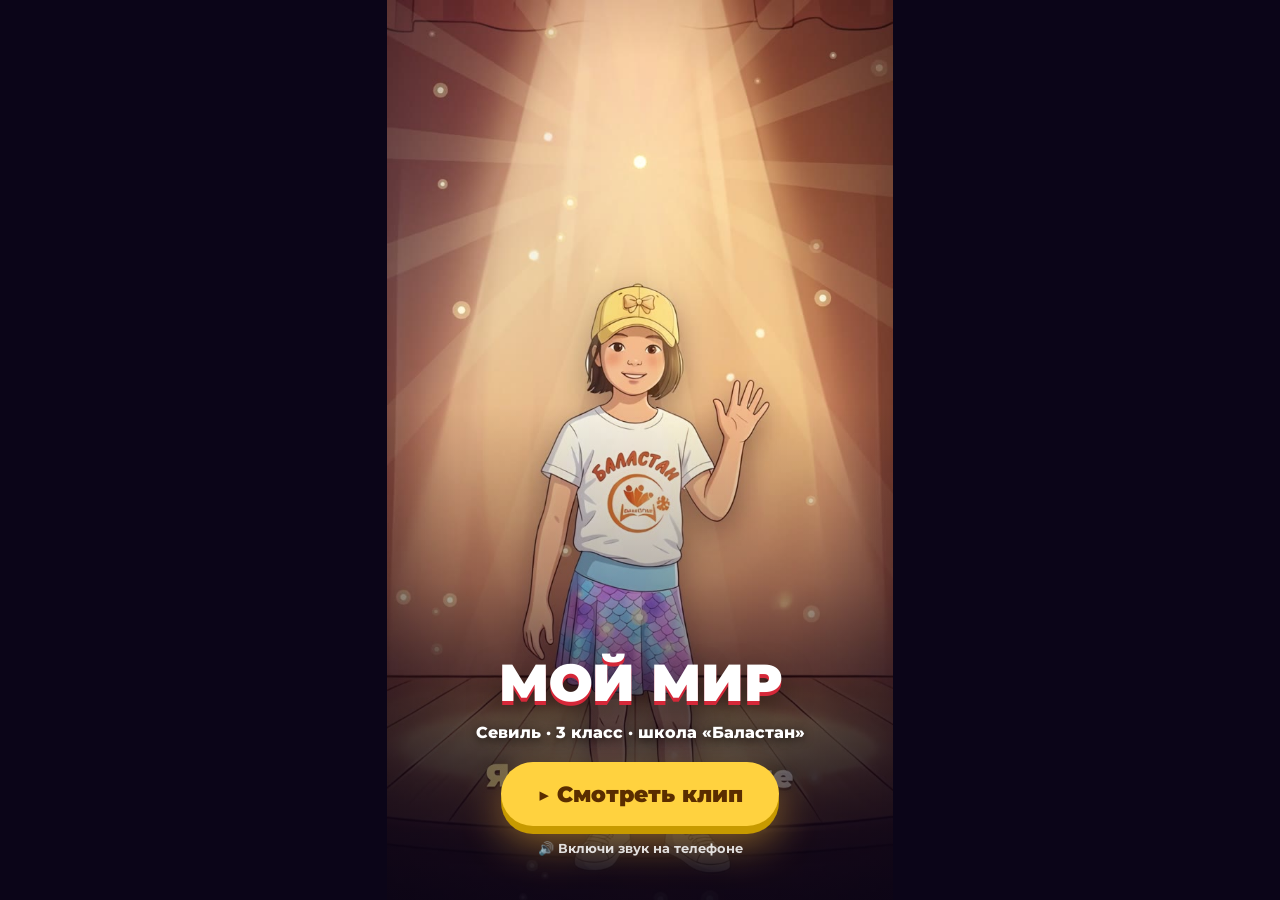
<file: index.html>
<!DOCTYPE html>
<html lang="ru">
<head>
<meta charset="utf-8">
<meta name="viewport" content="width=device-width, initial-scale=1, viewport-fit=cover">
<meta name="theme-color" content="#0b0518">
<title>Мой мир — клип Севиль</title>
<meta property="og:title" content="Мой мир — клип Севиль">
<meta property="og:description" content="Песня и мультклип Севиль, 3 класс, школа «Баластан»">
<meta property="og:image" content="video/poster.jpg">
<link rel="preconnect" href="https://fonts.googleapis.com">
<link rel="preconnect" href="https://fonts.gstatic.com" crossorigin>
<link href="https://fonts.googleapis.com/css2?family=Montserrat:wght@800;900&display=swap&subset=cyrillic" rel="stylesheet">
<style>
  :root { --safe-b: env(safe-area-inset-bottom, 0px); }
  * { margin: 0; padding: 0; box-sizing: border-box; -webkit-tap-highlight-color: transparent; }
  html, body { height: 100%; background: #0b0518; overflow: hidden; font-family: Montserrat, system-ui, sans-serif; color: #fff; }
  body { display: flex; align-items: center; justify-content: center; }
  .player { position: relative; height: 100dvh; width: min(100vw, calc(100dvh * .5625)); background: #000; overflow: hidden; }
  video { display: block; width: 100%; height: 100%; object-fit: cover; background: #000; }
  .cover { position: absolute; inset: 0; display: flex; flex-direction: column; align-items: center; justify-content: flex-end; gap: 14px; padding: 0 24px calc(var(--safe-b) + 44px); background: linear-gradient(to top, rgba(8, 3, 20, .78), rgba(8, 3, 20, 0) 55%); transition: opacity .5s, visibility .5s; }
  .cover.hide { opacity: 0; visibility: hidden; pointer-events: none; }
  h1 { font-weight: 900; font-size: clamp(34px, 11vw, 52px); line-height: 1; text-align: center; text-shadow: 0 4px 0 #d62839, 0 12px 30px rgba(0, 0, 0, .5); }
  p { font-weight: 800; font-size: 16px; text-align: center; text-shadow: 0 2px 10px rgba(0, 0, 0, .7); }
  .play { margin-top: 6px; min-height: 64px; padding: 0 36px; border: 0; border-radius: 99px; font: 900 22px Montserrat, sans-serif; color: #5a2d00; background: #ffd23f; box-shadow: 0 8px 0 #c79a00, 0 18px 40px rgba(255, 190, 60, .45); cursor: pointer; animation: pulse 1.8s ease-in-out infinite; }
  .play:active { transform: translateY(6px); box-shadow: 0 2px 0 #c79a00; }
  @keyframes pulse { 50% { transform: scale(1.05); } }
  small { font-weight: 700; font-size: 13px; opacity: .85; }
  .end { position: absolute; inset: 0; display: none; flex-direction: column; align-items: center; justify-content: center; gap: 14px; background: rgba(8, 3, 20, .72); }
  .end.show { display: flex; }
  .end a, .end button { min-height: 52px; padding: 0 28px; border-radius: 99px; border: 0; font: 900 18px Montserrat, sans-serif; text-decoration: none; display: inline-flex; align-items: center; cursor: pointer; }
  .end button { color: #5a2d00; background: #ffd23f; }
  .end a { color: #fff; background: rgba(255, 255, 255, .18); }
</style>
</head>
<body>
<main class="player">
  <video id="v" playsinline preload="metadata" poster="video/poster.jpg">
    <source src="video/sevil-clip.mp4" type="video/mp4">
  </video>
  <div class="cover" id="cover">
    <h1>МОЙ МИР</h1>
    <p>Севиль · 3 класс · школа «Баластан»</p>
    <button class="play" id="play">▶ Смотреть клип</button>
    <small>🔊 Включи звук на телефоне</small>
  </div>
  <div class="end" id="end">
    <button id="again">↺ Смотреть ещё раз</button>
    <a href="world.html">Открыть интерактивный мир</a>
  </div>
</main>
<script>
  const v = document.getElementById("v"), cover = document.getElementById("cover"), end = document.getElementById("end");
  document.getElementById("play").addEventListener("click", () => { cover.classList.add("hide"); v.controls = false; v.play().catch(() => { v.controls = true; }); });
  v.addEventListener("ended", () => end.classList.add("show"));
  document.getElementById("again").addEventListener("click", () => { end.classList.remove("show"); v.currentTime = 0; v.play(); });
  v.addEventListener("click", () => { if (!v.paused) v.pause(); else v.play(); });
</script>
</body>
</html>
</file>
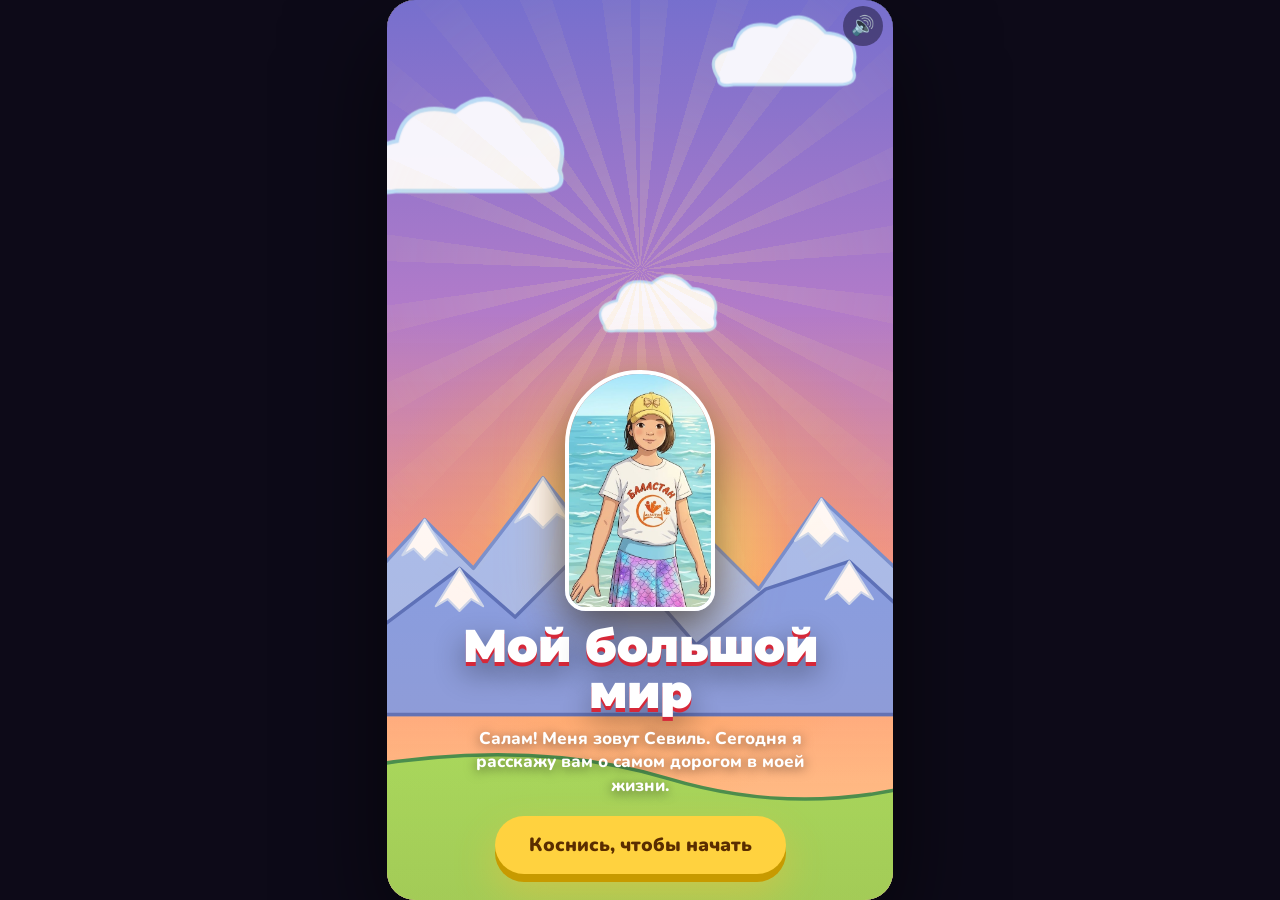
<file: world.html>
<!DOCTYPE html>
<html lang="ru">
<head>
<meta charset="utf-8">
<meta name="viewport" content="width=device-width, initial-scale=1, viewport-fit=cover">
<meta name="theme-color" content="#14524f">
<title>Мой большой мир — Севиль</title>
<link rel="preconnect" href="https://fonts.googleapis.com">
<link rel="preconnect" href="https://fonts.gstatic.com" crossorigin>
<link href="https://fonts.googleapis.com/css2?family=Montserrat:wght@800;900&family=Nunito:wght@700;800&display=swap&subset=cyrillic" rel="stylesheet">
<link rel="stylesheet" href="style.css?v=63">
</head>
<body>
<svg id="defs" width="0" height="0" style="position:absolute" aria-hidden="true"></svg>

<div id="stage">
  <!-- Главная: один экран, как диорама (школа · семья · Родина) -->
  <section id="hub" aria-label="Мой большой мир">
    <div id="hubLayers"></div>
    <div id="spots"></div>
    <div class="hubHint" id="hubHint">Нажми на древо, школу или Родину</div>
  </section>

  <!-- Рассказ -->
  <section id="story" aria-label="Рассказ">
    <div id="scenes"></div>
    <canvas id="fx" aria-hidden="true"></canvas>
    <div class="vig"></div>
    <div class="topui" id="topui">
      <div id="segs" aria-hidden="true"></div>
    </div>
    <div class="caption" id="cap" aria-live="polite">
      <img class="mini" src="img/sevil-face.jpg" alt="Севиль" width="64" height="64">
      <div class="ctext"><span class="area" id="area"></span><h2 id="line"></h2></div>
    </div>
    <div class="zones" id="zones" aria-hidden="true"></div>
    <div class="hint" id="hint">Нажми справа — дальше · Удерживай — пауза</div>
  </section>

  <button class="iconbtn" id="home" aria-label="В книгу">📖</button>
  <button class="iconbtn" id="mute" aria-label="Выключить звук">🔊</button>

  <!-- Финал -->
  <section class="finale" id="finale">
    <div class="introLayers" id="finaleLayers"></div>
    <div class="rays big"></div>
    <div class="fBody">
      <div class="meds" id="meds"></div>
      <h2 id="fText"></h2>
      <p class="credit" id="fCredit"></p>
      <button class="tapbtn small" id="again">Вернуться в книгу ↺</button>
    </div>
  </section>

  <!-- Заставка -->
  <section class="intro" id="intro">
    <div class="introLayers" id="introLayers"></div>
    <div class="rays big"></div>
    <div class="introBody">
      <img class="arch" src="img/sevil.jpg" alt="Севиль" width="150" height="240">
      <h1 id="iTitle"></h1>
      <p id="iHello"></p>
      <button class="tapbtn" id="enter"></button>
    </div>
  </section>
</div>

<script src="content.js?v=63"></script>
<script src="art.js?v=63"></script>
<script src="art2.js?v=63"></script>
<script src="chars.js?v=63"></script>
<script src="paper.js?v=63"></script>
<script src="app.js?v=63"></script>
</body>
</html>
</file>
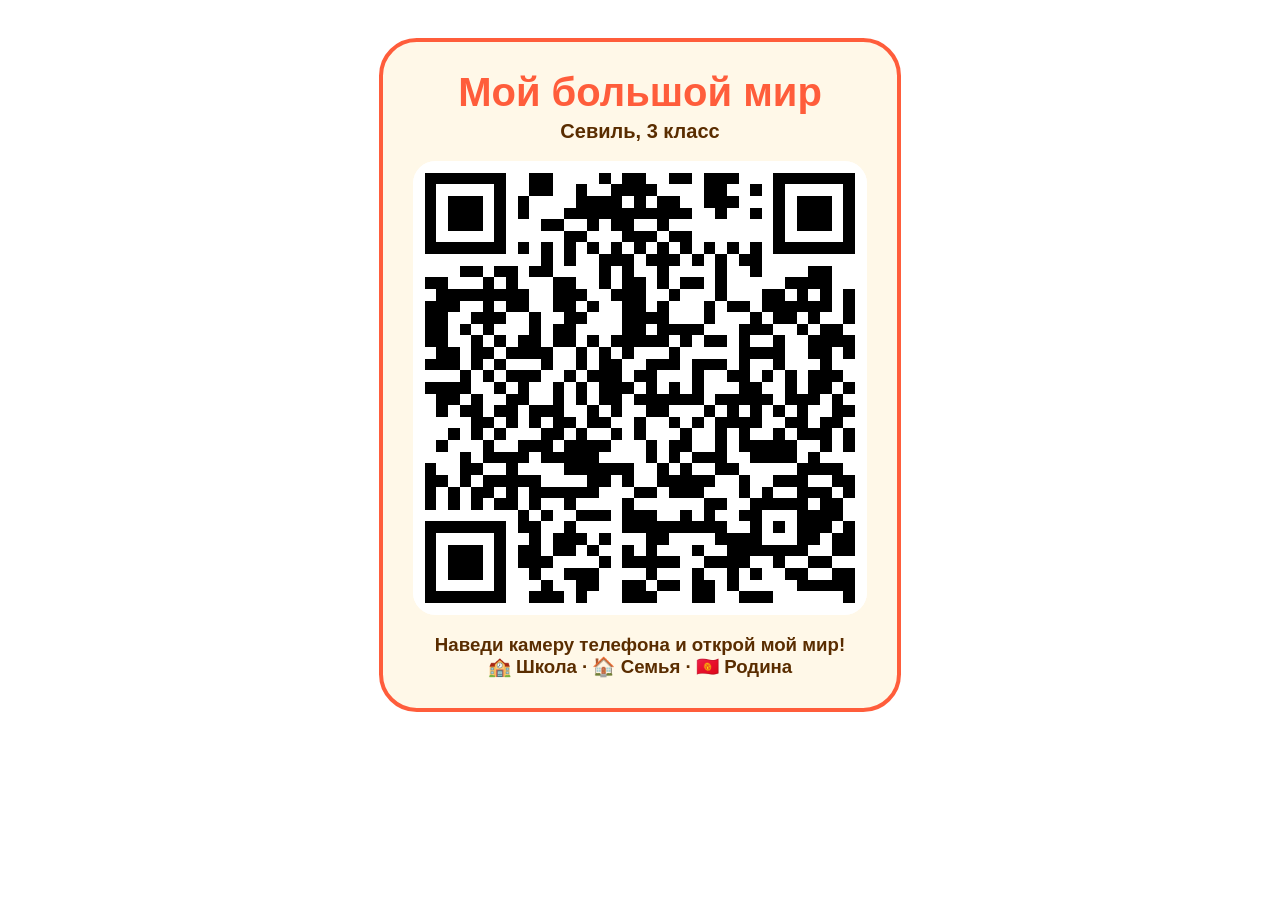
<file: qr/print.html>
<!DOCTYPE html><html lang="ru"><head><meta charset="utf-8"><title>QR для печати</title><style>
@page{size:A4;margin:12mm}body{font-family:"Trebuchet MS",sans-serif;margin:0;display:flex;justify-content:center}
.card{width:120mm;margin-top:10mm;border:4px solid #ff5d3b;border-radius:10mm;padding:8mm;text-align:center;background:#fff8e8}
h1{margin:0 0 2mm;color:#ff5d3b;font-size:30pt;line-height:1}h2{margin:0 0 5mm;color:#5a2d00;font-size:15pt}
.qr svg{width:100%;height:auto;display:block;background:#fff;border-radius:6mm}p{margin:5mm 0 0;font-size:14pt;font-weight:700;color:#5a2d00}
</style></head><body><div class="card"><h1>Мой большой мир</h1><h2>Севиль, 3 класс</h2><div class="qr"><svg xmlns="http://www.w3.org/2000/svg" viewBox="0 0 39 39" shape-rendering="crispEdges"><path fill="#ffffff" d="M0 0h39v39H0z"/><path stroke="#000000" d="M1 1.5h7m2 0h2m4 0h1m1 0h2m2 0h2m1 0h3m3 0h7M1 2.5h1m5 0h1m2 0h2m2 0h1m2 0h4m4 0h2m2 0h1m1 0h1m5 0h1M1 3.5h1m1 0h3m1 0h1m1 0h1m4 0h4m1 0h1m1 0h2m2 0h3m3 0h1m1 0h3m1 0h1M1 4.5h1m1 0h3m1 0h1m1 0h1m3 0h11m2 0h1m2 0h1m1 0h1m1 0h3m1 0h1M1 5.5h1m1 0h3m1 0h1m3 0h2m2 0h1m1 0h2m2 0h1m9 0h1m1 0h3m1 0h1M1 6.5h1m5 0h1m5 0h2m3 0h3m1 0h2m7 0h1m5 0h1M1 7.5h7m1 0h1m1 0h1m1 0h1m1 0h1m1 0h1m1 0h1m1 0h1m1 0h1m1 0h1m1 0h1m1 0h1m1 0h7M11 8.5h1m1 0h1m2 0h3m1 0h3m1 0h1m1 0h1m1 0h2M4 9.5h2m1 0h2m1 0h2m4 0h1m1 0h1m2 0h1m4 0h1m2 0h1m4 0h2M1 10.5h2m3 0h1m1 0h1m3 0h2m2 0h1m1 0h2m1 0h1m1 0h2m1 0h1m5 0h4M2 11.5h8m2 0h3m2 0h3m2 0h1m3 0h1m3 0h2m1 0h1m1 0h1m1 0h1M1 12.5h3m2 0h1m1 0h2m2 0h2m1 0h1m2 0h2m1 0h1m3 0h1m1 0h2m1 0h6m1 0h1M1 13.5h2m2 0h3m2 0h1m2 0h2m3 0h4m3 0h1m3 0h1m1 0h2m1 0h1m2 0h1M1 14.5h2m1 0h1m1 0h1m3 0h1m1 0h2m4 0h2m1 0h4m3 0h3m2 0h1m1 0h2M1 15.5h2m2 0h1m1 0h1m1 0h2m1 0h2m1 0h1m1 0h5m1 0h1m1 0h2m1 0h1m2 0h1m2 0h4M2 16.5h2m1 0h2m1 0h4m2 0h1m1 0h1m1 0h1m3 0h1m5 0h4m2 0h2m1 0h1M1 17.5h3m1 0h1m1 0h1m3 0h1m2 0h1m1 0h2m2 0h3m1 0h3m1 0h1m2 0h1m3 0h1M4 18.5h1m1 0h1m1 0h3m2 0h1m1 0h3m1 0h2m3 0h1m2 0h2m1 0h1m1 0h1m1 0h3M1 19.5h4m2 0h1m1 0h1m2 0h1m1 0h1m1 0h3m1 0h1m1 0h1m1 0h1m3 0h2m2 0h1m1 0h2m1 0h1M2 20.5h2m1 0h1m2 0h2m2 0h1m1 0h1m1 0h2m1 0h6m1 0h5m1 0h3m1 0h1M2 21.5h1m1 0h2m1 0h2m1 0h3m2 0h1m1 0h1m2 0h2m3 0h1m1 0h1m1 0h1m1 0h1m1 0h1m2 0h2M5 22.5h2m1 0h1m1 0h1m1 0h2m1 0h2m2 0h1m2 0h1m1 0h1m1 0h4m2 0h2m1 0h2M3 23.5h1m1 0h1m1 0h1m3 0h2m1 0h1m2 0h1m1 0h1m3 0h1m2 0h1m1 0h1m2 0h1m1 0h3m1 0h1M2 24.5h1m3 0h1m2 0h3m1 0h4m3 0h1m1 0h2m2 0h1m1 0h5m2 0h1m1 0h1M4 25.5h1m1 0h4m1 0h5m4 0h1m1 0h1m1 0h3m2 0h4m1 0h1M1 26.5h1m2 0h2m2 0h1m4 0h6m2 0h1m1 0h1m2 0h2m5 0h4M1 27.5h2m1 0h1m1 0h5m4 0h2m1 0h1m2 0h5m2 0h1m2 0h3m2 0h2M1 28.5h1m1 0h1m1 0h2m1 0h1m1 0h6m3 0h2m1 0h3m3 0h1m1 0h1m2 0h3m1 0h1M1 29.5h1m1 0h1m1 0h1m1 0h2m1 0h1m2 0h1m4 0h1m6 0h2m2 0h5m1 0h2M9 30.5h1m1 0h1m2 0h3m1 0h3m2 0h1m1 0h1m2 0h2m3 0h4M1 31.5h7m1 0h2m2 0h1m4 0h9m2 0h1m1 0h1m1 0h3m1 0h1M1 32.5h1m5 0h1m2 0h1m1 0h3m1 0h1m3 0h2m4 0h4m3 0h2m1 0h2M1 33.5h1m1 0h3m1 0h1m1 0h2m1 0h2m1 0h1m2 0h1m1 0h1m3 0h1m2 0h7m2 0h2M1 34.5h1m1 0h3m1 0h1m1 0h3m4 0h1m1 0h5m2 0h4m2 0h1m2 0h2M1 35.5h1m1 0h3m1 0h1m2 0h1m2 0h3m4 0h1m3 0h1m2 0h1m1 0h1m2 0h2m2 0h2M1 36.5h1m5 0h1m3 0h1m2 0h2m2 0h2m1 0h2m1 0h2m1 0h1m5 0h5M1 37.5h7m2 0h3m1 0h1m3 0h3m3 0h2m2 0h3m6 0h1"/></svg>
</div><p>Наведи камеру телефона и открой мой мир!<br>🏫 Школа · 🏠 Семья · 🇰🇬 Родина</p></div></body></html>
</file>
<file: style.css>
/* ===== Основа: вертикальная «сцена» как в сторис ===== */
:root { --safe-t: env(safe-area-inset-top, 0px); --safe-b: env(safe-area-inset-bottom, 0px); --head: "Montserrat", "Nunito", system-ui, sans-serif; --font: "Nunito", system-ui, sans-serif; --gold: #ffd23f; --coral: #ff5d3b; }
* { margin: 0; padding: 0; box-sizing: border-box; -webkit-tap-highlight-color: transparent; user-select: none; -webkit-user-select: none; -webkit-touch-callout: none; }
html, body { height: 100%; overflow: hidden; background: #0d0a18; font-family: var(--font); color: #fff; }
body { display: flex; justify-content: center; }
button { font: inherit; color: inherit; border: 0; background: none; cursor: pointer; }
#stage { position: relative; width: min(100vw, calc(100dvh * .5625)); height: 100dvh; overflow: hidden; background: #1b1230; touch-action: manipulation; contain: layout paint; }
@media (min-width: 700px) { #stage { height: min(100dvh, 900px); margin: auto; border-radius: 28px; box-shadow: 0 40px 100px rgba(0, 0, 0, .6); } }

/* ===== Сцены ===== */
#scenes, .scene, .introLayers { position: absolute; inset: 0; }
.scene { opacity: 0; visibility: hidden; transition: opacity .9s ease, visibility 0s .9s; }
.scene.on { opacity: 1; visibility: visible; transition: opacity .9s ease; }
.camera { position: absolute; inset: 0; transform-origin: 50% 70%; }
.scene.on .camera.push { animation: push var(--dur, 7s) ease-out both; }
@keyframes push { from { transform: scale(1); } to { transform: scale(1.09); } }

.par { position: absolute; inset: -5%; transform: translate3d(calc(var(--px, 0) * var(--d, .3) * 1px), calc(var(--py, 0) * var(--d, .3) * 1px), 0); transition: transform .35s ease-out; will-change: transform; }
.lay { position: absolute; inset: 0; }
.lay svg { display: block; width: 100%; height: 100%; }
.lay.clouds { animation: cloudDrift 40s linear infinite alternate; }
@keyframes cloudDrift { from { transform: translate3d(-5%, 0, 0); } to { transform: translate3d(5%, 0, 0); } }
.lay.bus { animation: busIn 2.6s cubic-bezier(.2, .8, .3, 1) both; }
@keyframes busIn { from { transform: translate3d(-120%, 0, 0); } to { transform: none; } }
.photoWrap { position: absolute; inset: 0; overflow: hidden; }
.photo { position: absolute; left: 0; top: 0; height: 100%; width: auto; max-width: none; transform-origin: var(--o, 50% 50%); transform: translate3d(calc(var(--x0) * 1%), 0, 0) scale(var(--s0)); }
.scene.on .photo { animation: kb var(--dur, 7s) cubic-bezier(.3, 0, .4, 1) both; }
@keyframes kb { to { transform: translate3d(calc(var(--x1) * 1%), 0, 0) scale(var(--s1)); } }

/* свет */
.glow { position: absolute; left: 50%; top: 52%; width: 130%; aspect-ratio: 1; margin: -65% 0 0 -65%; border-radius: 50%; background: radial-gradient(circle, rgba(255, 220, 140, .5), rgba(255, 170, 90, .18) 40%, transparent 68%); opacity: .0; animation: breathe 4s ease-in-out infinite; pointer-events: none; }
.scene.warm .glow { opacity: .8; }
@keyframes breathe { 50% { transform: scale(1.12); opacity: .55; } }
.rays { position: absolute; left: 50%; top: 20%; width: 170%; aspect-ratio: 1; margin: -85% 0 0 -85%; background: repeating-conic-gradient(from 0deg, rgba(255, 232, 160, .20) 0 6deg, transparent 6deg 16deg); border-radius: 50%; -webkit-mask: radial-gradient(circle, #000 5%, transparent 62%); mask: radial-gradient(circle, #000 5%, transparent 62%); animation: spin 90s linear infinite; pointer-events: none; opacity: .75; }
.rays.big { top: 30%; opacity: .9; }
@keyframes spin { to { transform: rotate(360deg); } }
.sweep { position: absolute; inset: -20% 0; background: linear-gradient(105deg, transparent 38%, rgba(255, 244, 200, .22) 50%, transparent 62%); animation: sweep 7s ease-in-out infinite alternate; pointer-events: none; }
@keyframes sweep { from { transform: translate3d(-40%, 0, 0); } to { transform: translate3d(40%, 0, 0); } }
.vig { position: absolute; inset: 0; pointer-events: none; background: radial-gradient(ellipse at 50% 42%, transparent 48%, rgba(10, 6, 24, .5)); }
#fx { position: absolute; inset: 0; width: 100%; height: 100%; pointer-events: none; }

/* герои SVG */
.bob { animation: bob 2.6s ease-in-out infinite; }
@keyframes bob { 50% { transform: translateY(-5px); } }
.nod { animation: nod .9s ease-in-out 1 both; }
@keyframes nod { 0%, 100% { transform: translateY(0); } 40% { transform: translateY(-16px) scale(1.06); } }
.flagw { transform-box: fill-box; transform-origin: 0 50%; animation: flagw 1.6s ease-in-out infinite; }
@keyframes flagw { 50% { transform: skewY(3deg) scaleX(.96); } }
.wheel { animation: wheel .6s linear infinite; }
@keyframes wheel { to { transform: rotate(360deg); } }
.busgo { animation: busBob .5s ease-in-out infinite; }
@keyframes busBob { 50% { transform: translateY(-2px); } }

/* подписи над родными и летающие буквы */
.chip { position: absolute; transform: translate(-50%, -100%) scale(.6); padding: 6px 14px; border-radius: 99px; background: #fff; color: #1e2433; font-family: var(--head); font-weight: 800; font-size: 15px; box-shadow: 0 8px 20px rgba(0, 0, 0, .35); opacity: 0; white-space: nowrap; animation: chipIn 1.05s ease both; animation-delay: var(--d); }
@keyframes chipIn { 0% { opacity: 0; transform: translate(-50%, -80%) scale(.6); } 18%, 78% { opacity: 1; transform: translate(-50%, -100%) scale(1); } 100% { opacity: 0; transform: translate(-50%, -120%) scale(.9); } }
.letter { position: absolute; bottom: 36%; font-family: var(--head); font-weight: 900; font-size: 34px; color: #fff; text-shadow: 0 4px 0 rgba(0, 0, 0, .25), 0 0 18px rgba(255, 255, 255, .6); opacity: 0; animation: letterUp 5s ease-out infinite; animation-delay: var(--d); }
@keyframes letterUp { 0% { opacity: 0; transform: translate3d(0, 40px, 0) rotate(-10deg) scale(.6); } 20% { opacity: 1; } 100% { opacity: 0; transform: translate3d(0, -260px, 0) rotate(12deg) scale(1.2); } }

/* ===== Интерфейс поверх сцены ===== */
.topui { position: absolute; left: 0; right: 0; top: 0; z-index: 20; display: flex; align-items: center; gap: 10px; padding: calc(var(--safe-t) + 10px) 12px 0; pointer-events: none; opacity: 0; transition: opacity .5s; }
.started .topui { opacity: 1; }
#segs { flex: 1; display: flex; gap: 4px; }
#segs i { flex: 1; height: 4px; border-radius: 4px; background: rgba(255, 255, 255, .35); overflow: hidden; }
#segs b { display: block; width: 100%; height: 100%; background: #fff; transform: scaleX(0); transform-origin: 0 50%; }
#segs i.done b { transform: scaleX(1); }
#segs i.cur b { animation: fill var(--dur, 7s) linear forwards; }
@keyframes fill { to { transform: scaleX(1); } }
.iconbtn { pointer-events: auto; width: 40px; height: 40px; flex: none; display: grid; place-items: center; border-radius: 50%; font-size: 19px; background: rgba(15, 10, 30, .45); }
.caption { position: absolute; left: 0; right: 0; bottom: 0; z-index: 15; display: flex; align-items: flex-end; gap: 12px; padding: 90px 16px calc(var(--safe-b) + 26px); background: linear-gradient(to top, rgba(14, 8, 30, .82), rgba(14, 8, 30, .5) 55%, transparent); pointer-events: none; opacity: 0; transition: opacity .5s; }
.started .caption { opacity: 1; }
.caption .mini { flex: none; width: 56px; height: 56px; border-radius: 50%; object-fit: cover; border: 3px solid #fff; box-shadow: 0 6px 16px rgba(0, 0, 0, .4); }
.ctext { flex: 1; min-width: 0; }
.area { display: inline-block; padding: 3px 10px; border-radius: 99px; background: rgba(255, 255, 255, .2); font-size: 13px; font-weight: 800; letter-spacing: .03em; }
.ctext h2 { margin-top: 6px; font-family: var(--head); font-weight: 900; font-size: clamp(24px, 7.2vw, 32px); line-height: 1.12; text-shadow: 0 3px 14px rgba(0, 0, 0, .6); }
.w { display: inline-block; opacity: 0; transform: translateY(14px); filter: blur(6px); animation: wordIn .7s cubic-bezier(.2, .8, .3, 1) forwards; }
@keyframes wordIn { to { opacity: 1; transform: none; filter: blur(0); } }
.zones { position: absolute; inset: 0; z-index: 10; }
.hint { position: absolute; left: 50%; top: calc(var(--safe-t) + 60px); transform: translateX(-50%); z-index: 20; padding: 7px 14px; border-radius: 99px; background: rgba(15, 10, 30, .6); font-size: 13px; font-weight: 800; white-space: nowrap; opacity: 0; pointer-events: none; transition: opacity .6s; }
.hint.show { opacity: 1; }
#stage.paused *, #stage.paused *::before { animation-play-state: paused !important; }

/* ===== Заставка и финал ===== */
.intro, .finale { position: absolute; inset: 0; z-index: 30; display: flex; flex-direction: column; background: #1b1230; transition: opacity .8s, visibility .8s; }
.finale { z-index: 25; opacity: 0; visibility: hidden; }
.finale.on { opacity: 1; visibility: visible; }
.intro.hide { opacity: 0; visibility: hidden; pointer-events: none; }
.introBody, .fBody { position: relative; z-index: 2; margin-top: auto; display: flex; flex-direction: column; align-items: center; gap: 12px; padding: 0 22px calc(var(--safe-b) + 26px); text-align: center; }
.arch { width: clamp(104px, 19dvh, 150px); height: auto; aspect-ratio: 461 / 740; object-fit: cover; object-position: 50% 12%; border-radius: 80px 80px 22px 22px; border: 4px solid #fff; box-shadow: 0 18px 40px rgba(0, 0, 0, .5), 0 0 60px rgba(255, 200, 120, .55); animation: floaty 4s ease-in-out infinite; }
@keyframes floaty { 50% { transform: translateY(-8px); } }
.intro h1 { font-family: var(--head); font-weight: 900; font-size: clamp(34px, 10.5vw, 46px); line-height: 1; text-shadow: 0 4px 0 #d62839, 0 12px 30px rgba(0, 0, 0, .45); }
.intro h1 .w { filter: none; }
.intro p { max-width: 330px; font-size: 17px; font-weight: 800; line-height: 1.4; text-shadow: 0 2px 12px rgba(0, 0, 0, .6); animation: rise 1s .9s ease both; }
@keyframes rise { from { opacity: 0; transform: translateY(14px); } }
.tapbtn { margin-top: 6px; min-height: 58px; padding: 0 34px; border-radius: 99px; font-size: 19px; font-weight: 900; color: #5a2d00; background: var(--gold); box-shadow: 0 8px 0 #c79a00, 0 18px 40px rgba(255, 190, 60, .45); animation: pulse 1.8s ease-in-out infinite; }
.tapbtn:active { transform: translateY(6px); box-shadow: 0 2px 0 #c79a00; }
.tapbtn.small { min-height: 48px; font-size: 16px; padding: 0 24px; animation: none; }
@keyframes pulse { 50% { transform: scale(1.05); } }
.meds { position: relative; width: 100%; height: 190px; margin-bottom: 6px; }
.med { position: absolute; top: 0; left: 50%; width: 118px; margin-left: -59px; opacity: 0; transition: transform 1.6s cubic-bezier(.3, 1.3, .4, 1), opacity .8s; filter: drop-shadow(0 12px 18px rgba(0, 0, 0, .45)); }
.med svg { width: 100%; height: auto; }
.med0 { transform: translate(-200px, -90px) rotate(-70deg) scale(.4); } .med1 { transform: translate(0, -190px) scale(.4); } .med2 { transform: translate(200px, -90px) rotate(70deg) scale(.4); }
.finale.on .meds.join .med { opacity: 1; }
.finale.on .meds.join .med0 { transform: translate(-64px, 16px) rotate(-12deg); } .finale.on .meds.join .med1 { transform: translate(0, 0) scale(1.14); z-index: 2; } .finale.on .meds.join .med2 { transform: translate(64px, 16px) rotate(12deg); }
.finale h2 { font-family: var(--head); font-weight: 900; font-size: clamp(22px, 6.6vw, 28px); line-height: 1.22; text-shadow: 0 3px 16px rgba(0, 0, 0, .6); }
.credit { font-size: 15px; font-weight: 800; opacity: .9; }

@media (prefers-reduced-motion: reduce) { .rays, .glow, .sweep, .lay.clouds, .bob { animation: none !important; } .par { transition: none; } }

/* ===================== Книга: главная страница, обложка, рассказы ===================== */
#hub, #story { position: absolute; inset: 0; }
#story { visibility: hidden; opacity: 0; transition: opacity .7s, visibility 0s .7s; }
#stage.story #story { visibility: visible; opacity: 1; transition: opacity .7s; }
#hub { background: #f0d3a4; transition: transform .9s cubic-bezier(.5, 0, .3, 1), opacity .7s, visibility 0s 0s; }
#stage.story #hub { opacity: 0; transform: scale(1.2); visibility: hidden; transition: transform .9s cubic-bezier(.5, 0, .3, 1), opacity .7s, visibility 0s .9s; }
#stage.story .topui, #story .topui, #story .caption { opacity: 1; }
#stage:not(.story) #home { display: none; }
.iconbtn { position: absolute; top: calc(var(--safe-t) + 6px); z-index: 45; }
#home { left: 10px; font-size: 20px; }
#mute { right: 10px; }
.topui { padding: calc(var(--safe-t) + 22px) 58px 0; }

/* слои главной страницы */
.hl { position: absolute; inset: 0; }
.hl .par { transition: transform .35s ease-out; }
.hl.wall .lay { }
.lay svg { filter: none; }
.hl.tree .lay, .hl.boxes .lay, .hl.fx .lay { filter: drop-shadow(0 6px 5px rgba(60, 30, 5, .35)); }
.hl.tree .lay { transform-origin: 50% 78%; }
#hub.rise .hl.wall { animation: fadeIn .9s ease both; }
#hub.rise .hl.tree .lay { animation: popTree 1.3s cubic-bezier(.3, 1.45, .5, 1) .35s both, treeSway 6s ease-in-out 1.7s infinite alternate; }
#hub.rise .hl.boxes .lay { animation: popBox 1.1s cubic-bezier(.3, 1.35, .5, 1) 1s both; }
#hub.rise .hl.fx .lay { animation: fadeIn .8s ease 1.9s both; }
@keyframes fadeIn { from { opacity: 0; } }
@keyframes popTree { from { transform: scale(.15); opacity: 0; } to { transform: none; opacity: 1; } }
@keyframes popBox { from { transform: translate3d(0, 55%, 0); opacity: 0; } to { transform: none; opacity: 1; } }
@keyframes treeSway { from { transform: rotate(-1deg); } to { transform: rotate(1deg); } }
.lay.sway { transform-origin: 50% 82%; animation: treeSway 6s ease-in-out infinite alternate; }
#hub:not(.rise) .hl:not(.wall) { opacity: 0; }

/* нажимаемые места */
.spot { position: absolute; z-index: 20; border: 0; background: transparent; border-radius: 30px; }
.spot::after { content: ""; position: absolute; inset: -4px; border: 3px dashed rgba(255, 255, 255, .95); border-radius: inherit; box-shadow: 0 0 0 2px rgba(74, 47, 34, .25); animation: ringPulse 2s ease-in-out infinite; }
@keyframes ringPulse { 50% { transform: scale(1.03); opacity: .55; } }
.lbl { position: absolute; left: 50%; padding: 9px 18px; border-radius: 99px; background: #fff; color: #4a2f22; font-family: var(--head); font-weight: 900; font-size: 17px; white-space: nowrap; box-shadow: 0 8px 18px rgba(60, 30, 5, .4); transform: translate(-50%, -50%); animation: lblBob 2.4s ease-in-out infinite; }
@keyframes lblBob { 50% { transform: translate(-50%, calc(-50% - 6px)); } }
.spot.done .lbl::after { content: " ✓"; color: #2fb344; }
.medalrow { position: absolute; z-index: 30; top: calc(var(--safe-t) + 10px); left: 0; right: 0; display: flex; justify-content: center; gap: 8px; pointer-events: none; }
.mdot { width: 36px; height: 36px; display: grid; place-items: center; border-radius: 50%; background: rgba(255, 255, 255, .85); border: 2px solid #b7791f; font-size: 18px; filter: grayscale(1) opacity(.5); transition: filter .5s, transform .5s; }
.mdot.on { filter: none; transform: scale(1.12); box-shadow: 0 0 16px rgba(255, 210, 63, .9); }
.hubHint { position: absolute; z-index: 30; left: 50%; bottom: calc(var(--safe-b) + 14px); transform: translateX(-50%); padding: 9px 18px; border-radius: 99px; background: rgba(74, 47, 34, .86); font-size: 14px; font-weight: 800; white-space: nowrap; opacity: 0; transition: opacity .6s 2.6s; pointer-events: none; }
#hub.rise .hubHint { opacity: 1; }

/* обложка: книга раскрывается */
.book { position: absolute; inset: 0; z-index: 60; perspective: 1900px; background: transparent; }
.book.open { pointer-events: none; }
.book.gone { visibility: hidden; }
.cover { position: absolute; inset: 0; transform-origin: 0 50%; transform-style: preserve-3d; transition: transform 1.8s cubic-bezier(.55, .05, .2, 1); }
.book.open .cover { transform: rotateY(-178deg); }
.face { position: absolute; inset: 0; overflow: hidden; backface-visibility: hidden; -webkit-backface-visibility: hidden; }
.face.back { transform: rotateY(180deg); background: linear-gradient(90deg, #d8bd8a, #fdf1da 14%); }
.face.front { background: #14524f; box-shadow: inset 0 0 60px rgba(0, 0, 0, .45); }
#coverArt { position: absolute; inset: 0; }
#coverArt svg { display: block; width: 100%; height: 100%; }
.front .rays { display: none; }
.front .tapbtn { position: absolute; left: 0; right: 0; bottom: calc(var(--safe-b) + 30px); margin: auto; width: max-content; }

/* движущиеся мелочи рисунков */
.glide { animation: glide 6s ease-in-out infinite; }
@keyframes glide { 50% { transform: translate(10px, -8px); } }
.flagS { transform-box: fill-box; transform-origin: 0 50%; animation: flagw 1.6s ease-in-out infinite; }
.boat { animation: boat 4s ease-in-out infinite; }
@keyframes boat { 50% { transform: translateY(-3px) rotate(3deg); } }
.smoke circle { fill: #fff; opacity: 0; transform-box: fill-box; transform-origin: center; animation: smoke 4.2s linear infinite; }
@keyframes smoke { 0% { opacity: .85; transform: translate(0, 0) scale(.5); } 100% { opacity: 0; transform: translate(24px, -80px) scale(2.2); } }
.twinkle { transform-box: fill-box; transform-origin: center; animation: twinkle 1.8s ease-in-out infinite; }
@keyframes twinkle { 50% { transform: scale(.4) rotate(45deg); opacity: .4; } }
.heartUp { transform-box: fill-box; transform-origin: center; animation: heartUp 3.2s ease-in infinite; }
@keyframes heartUp { 0% { opacity: 0; transform: translateY(0) scale(.5); } 25% { opacity: 1; } 100% { opacity: 0; transform: translateY(-80px) scale(1.3); } }
.photo.pano { aspect-ratio: 1000 / 800; height: 100%; width: auto; max-width: none; }
.photo.pano .lay { position: absolute; inset: 0; }

/* награда */
.modal { position: absolute; inset: 0; z-index: 70; display: grid; place-items: center; padding: 24px; background: rgba(14, 8, 30, .72); opacity: 0; visibility: hidden; transition: opacity .3s, visibility .3s; }
.modal.show { opacity: 1; visibility: visible; }
.modalCard { width: 100%; max-width: 330px; padding: 26px 20px 22px; text-align: center; border-radius: 28px; background: #fff7e6; color: #4a2f22; box-shadow: 0 30px 70px rgba(0, 0, 0, .5); transform: scale(.88); transition: transform .45s cubic-bezier(.3, 1.5, .5, 1); }
.modal.show .modalCard { transform: none; }
.mart svg { width: 150px; height: auto; filter: drop-shadow(0 10px 14px rgba(0, 0, 0, .35)); animation: swing 3s ease-in-out infinite; transform-origin: 50% 0; }
@keyframes swing { 50% { transform: rotate(5deg); } }
.modalCard h2 { margin-top: 8px; font-family: var(--head); font-weight: 900; font-size: 24px; line-height: 1.15; }
.modalCard p { margin: 6px 0 16px; font-size: 16px; font-weight: 800; color: #8a5a2c; }
#fx { z-index: 12; }
.lbl { font-size: 15px; padding: 7px 14px; }
#hub.rise .hubHint { opacity: 0; animation: hintLife 5s 2.4s both; }
@keyframes hintLife { 12%, 80% { opacity: 1; } 100% { opacity: 0; } }

/* ===================== Три мира рядом ===================== */
#hubWall, #hubWall svg { position: absolute; inset: 0; width: 100%; height: 100%; display: block; }
.hubTitle { position: absolute; z-index: 30; left: 0; right: 0; top: calc(var(--safe-t) + 54px); display: flex; justify-content: center; pointer-events: none; }
.ribbon { position: relative; padding: 8px 34px 9px; text-align: center; color: #4a2f22; background: #fff3d9; border: 3px solid #8a5a2c; box-shadow: 0 8px 18px rgba(60, 30, 5, .35); clip-path: polygon(0 0, 100% 0, 96% 50%, 100% 100%, 0 100%, 4% 50%); }
.ribbon b { display: block; font-family: var(--head); font-weight: 900; font-size: clamp(17px, 5.2vw, 22px); letter-spacing: .02em; }
.ribbon span { display: block; font-size: 11.5px; font-weight: 800; letter-spacing: .16em; color: #8a5a2c; }
#worlds { position: absolute; z-index: 10; left: 0; right: 0; top: calc(var(--safe-t) + 120px); bottom: calc(var(--safe-b) + 98px); --sel: 1; }
.world { position: absolute; left: 50%; top: 0; width: 74%; height: 100%; transform: translateX(calc(-50% + (var(--i) - var(--sel)) * 94%)) scale(.84); transform-origin: 50% 55%; opacity: .72; filter: brightness(.82) saturate(.9); transition: transform .65s cubic-bezier(.3, 1.2, .4, 1), opacity .5s, filter .5s; cursor: pointer; }
.world.sel { transform: translateX(-50%) scale(1); opacity: 1; filter: none; z-index: 2; }
.wcard { position: absolute; inset: 0; border-radius: 26px; overflow: hidden; border: 7px solid #b9824a; box-shadow: 0 0 0 2px #8a5a2c, 0 18px 34px rgba(60, 30, 5, .5); background: #bfe6ff; }
.world:not(.sel) .wcard * { animation-play-state: paused !important; }
#hub:not(.rise) .wcard { opacity: 0; }
#hub.rise .wcard { animation: worldUp .95s cubic-bezier(.3, 1.4, .5, 1) both; animation-delay: calc(var(--i) * .16s + .15s); }
@keyframes worldUp { from { transform: translate3d(0, 70%, 0) scale(.85); opacity: 0; } to { transform: none; opacity: 1; } }
.sign { position: absolute; left: 50%; bottom: 14px; transform: translateX(-50%); padding: 6px 22px; border-radius: 8px; background: #fff3d9; border: 3px solid #8a5a2c; font-family: var(--head); font-weight: 900; font-size: 19px; letter-spacing: .06em; color: #4a2f22; box-shadow: 0 6px 12px rgba(60, 30, 5, .4); }
.doneMark { position: absolute; top: 12px; right: 12px; width: 34px; height: 34px; display: none; place-items: center; border-radius: 50%; background: #2fb344; color: #fff; font-weight: 900; border: 3px solid #fff; }
.world.done .doneMark { display: grid; }
.chev { position: absolute; z-index: 40; top: 50%; width: 44px; height: 56px; margin-top: -10px; display: grid; place-items: center; font-size: 40px; line-height: 1; color: #fff; text-shadow: 0 2px 8px rgba(0, 0, 0, .5); background: rgba(74, 47, 34, .55); border-radius: 14px; }
.chev.l { left: 4px; } .chev.r { right: 4px; }
.hubBottom { position: absolute; z-index: 30; left: 0; right: 0; bottom: calc(var(--safe-b) + 14px); display: flex; flex-direction: column; align-items: center; gap: 10px; }
.hubBottom .tapbtn { margin: 0; min-height: 54px; font-size: 18px; animation: pulse 1.8s ease-in-out infinite; }
.dotsW { display: flex; gap: 8px; }
.dotsW i { width: 9px; height: 9px; border-radius: 50%; background: rgba(74, 47, 34, .35); transition: transform .3s, background .3s; }
.dotsW i.on { background: #4a2f22; transform: scale(1.4); }
#hub:not(.rise) .hubTitle, #hub:not(.rise) .hubBottom, #hub:not(.rise) .chev { opacity: 0; }
#hub .hubTitle, #hub .hubBottom, #hub .chev { transition: opacity .6s .9s; }
.lbl { font-size: 14px; padding: 6px 12px; }
.hubHint { bottom: calc(var(--safe-b) + 10px); }
.hl.fx .lay { filter: none; }
</file>
